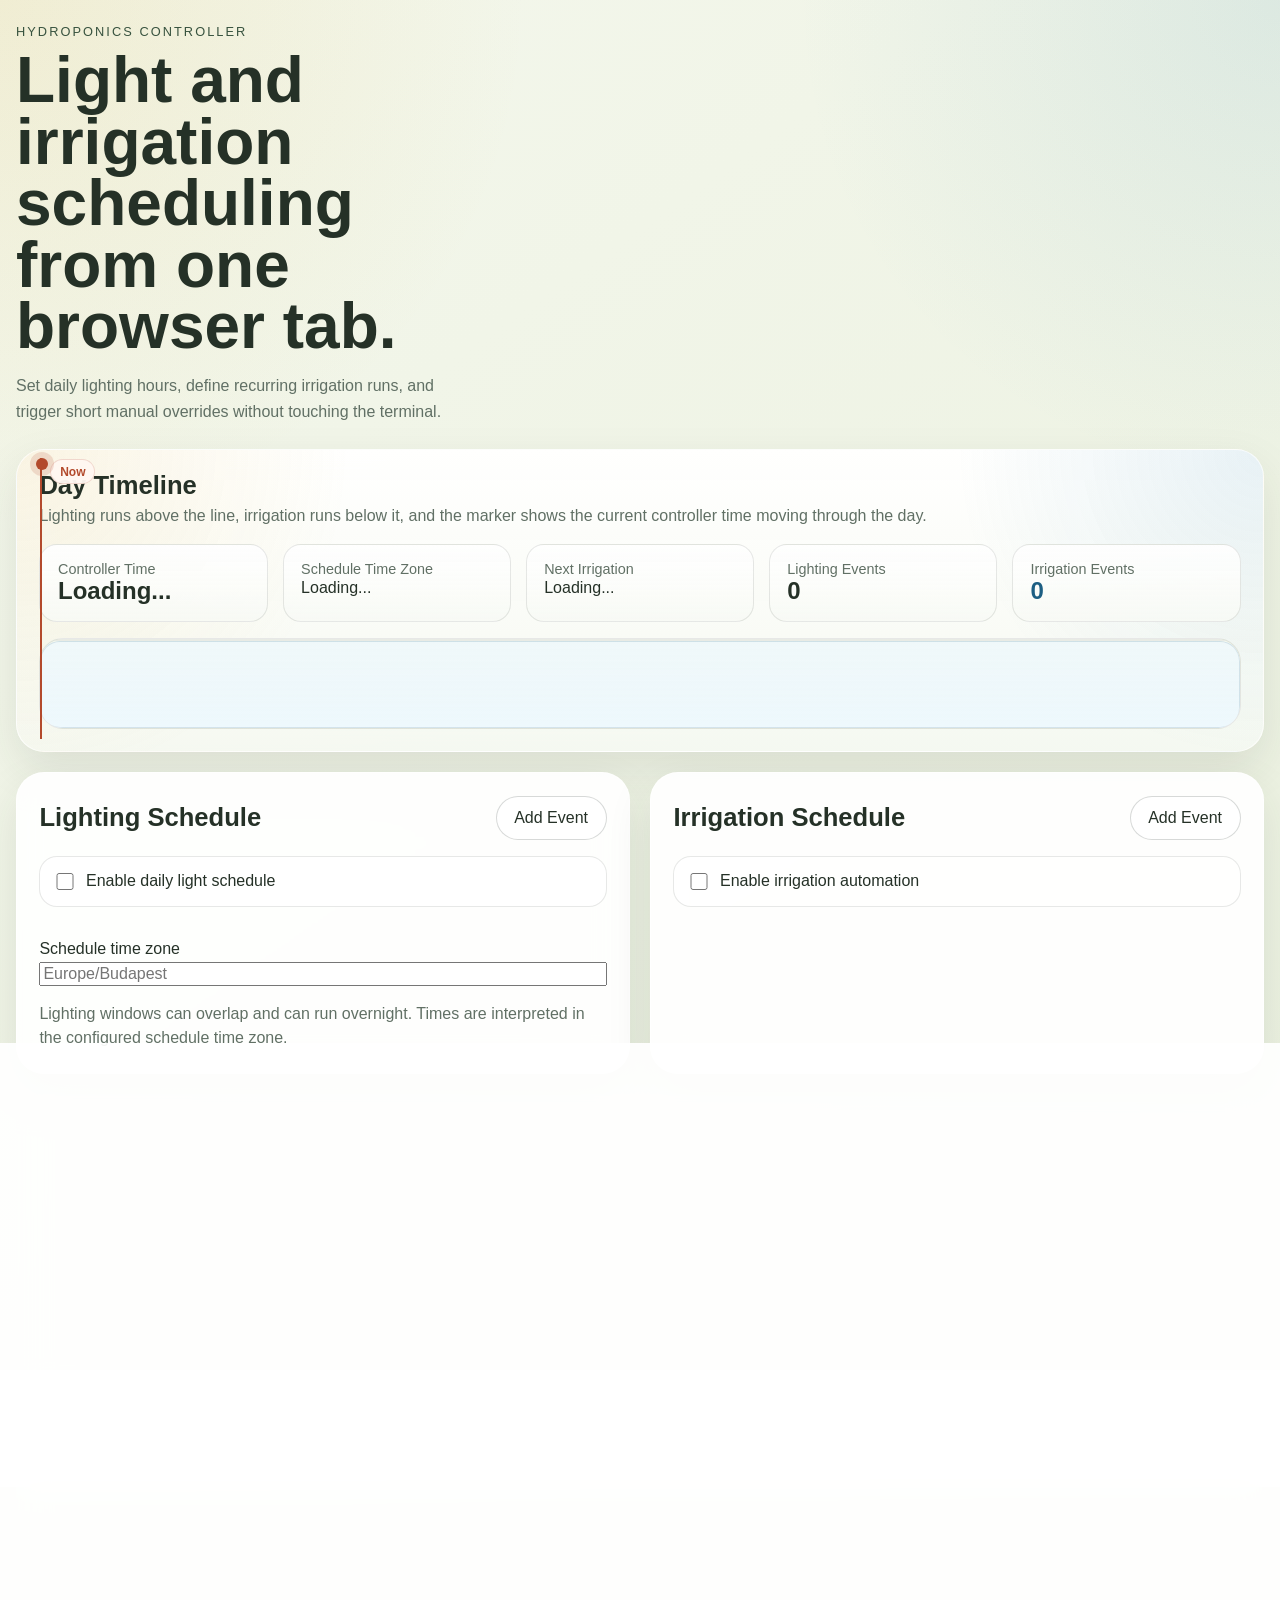
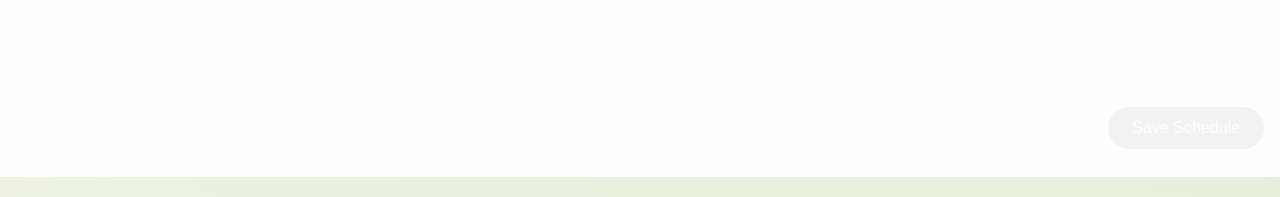
<file: index.html>
<!DOCTYPE html>
<html lang="en">
  <head>
    <meta charset="UTF-8" />
    <meta name="viewport" content="width=device-width, initial-scale=1.0" />
    <title>HydroPi Control</title>
    <link rel="stylesheet" href="/static/styles.css" />
  </head>
  <body>
    <main class="shell">
      <section class="intro">
        <p class="eyebrow">Hydroponics Controller</p>
        <h1>Light and irrigation scheduling from one browser tab.</h1>
        <p class="hero-copy">
          Set daily lighting hours, define recurring irrigation runs, and trigger
          short manual overrides without touching the terminal.
        </p>
      </section>

      <section class="layout-stack">
        <article class="panel timeline-panel">
          <div class="panel-head">
            <div>
              <h2>Day Timeline</h2>
              <p class="panel-copy">
                Lighting runs above the line, irrigation runs below it, and the marker shows
                the current controller time moving through the day.
              </p>
            </div>
          </div>
          <div class="timeline-summary">
            <div class="timeline-summary-card">
              <p class="status-label">Controller Time</p>
              <p id="current-time" class="status-value">Loading...</p>
            </div>
            <div class="timeline-summary-card">
              <p class="status-label">Schedule Time Zone</p>
              <p id="current-timezone" class="status-small">Loading...</p>
            </div>
            <div class="timeline-summary-card">
              <p class="status-label">Next Irrigation</p>
              <p id="next-irrigation" class="status-small">Loading...</p>
            </div>
            <div class="timeline-summary-card">
              <p class="status-label">Lighting Events</p>
              <p id="lighting-count" class="status-value">0</p>
            </div>
            <div class="timeline-summary-card">
              <p class="status-label">Irrigation Events</p>
              <p id="irrigation-count" class="status-value">0</p>
            </div>
          </div>
          <div id="day-timeline" class="day-timeline">
            <div class="timeline-lane timeline-lane-top" id="timeline-lighting"></div>
            <div class="timeline-axis">
              <div class="timeline-hours" id="timeline-hours"></div>
              <div class="timeline-now" id="timeline-now">
                <span class="timeline-now-label" id="timeline-now-label">Now</span>
              </div>
            </div>
            <div class="timeline-lane timeline-lane-bottom" id="timeline-irrigation"></div>
          </div>
        </article>

        <section class="schedule-grid">
          <article class="panel">
            <div class="panel-head">
              <h2>Lighting Schedule</h2>
              <button id="add-lighting-event" class="ghost" type="button">Add Event</button>
            </div>
            <form id="lighting-form" class="stack">
              <label class="toggle">
                <input id="lighting-enabled" type="checkbox" />
                <span>Enable daily light schedule</span>
              </label>
              <div id="lighting-events" class="events"></div>
              <label class="field">
                <span>Schedule time zone</span>
                <input id="schedule-timezone" type="text" placeholder="Europe/Budapest" required />
              </label>
              <p class="hint">
                Lighting windows can overlap and can run overnight. Times are interpreted in
                the configured schedule time zone.
              </p>
            </form>
          </article>

          <article class="panel">
            <div class="panel-head">
              <h2>Irrigation Schedule</h2>
              <button id="add-event" class="ghost" type="button">Add Event</button>
            </div>
            <form id="irrigation-form" class="stack">
              <label class="toggle">
                <input id="irrigation-enabled" type="checkbox" />
                <span>Enable irrigation automation</span>
              </label>
              <div id="irrigation-events" class="events"></div>
            </form>
          </article>
        </section>

        <article class="panel panel-status">
          <div class="panel-head">
            <h2>Device Status</h2>
            <button id="refresh-status" class="ghost">Refresh</button>
          </div>
          <div class="device-list">
            <div class="device-card">
              <div>
                <p class="device-name">Grow Light</p>
                <p id="light-status" class="device-state">Unknown</p>
              </div>
              <div class="actions">
                <button data-device="light" data-mode="force_on">Force On</button>
                <button data-device="light" data-mode="force_off" class="warn">Force Off</button>
                <button data-device="light" data-mode="auto" class="ghost">Auto</button>
              </div>
            </div>
            <div class="device-card">
              <div>
                <p class="device-name">Irrigation Pump</p>
                <p id="pump-status" class="device-state">Unknown</p>
              </div>
              <div class="actions">
                <button id="run-pump-now">Run 60s</button>
                <button data-device="pump" data-mode="force_off" class="warn">Force Off</button>
                <button data-device="pump" data-mode="auto" class="ghost">Auto</button>
              </div>
            </div>
          </div>
          <p id="flash-message" class="flash"></p>
        </article>

        <article class="panel">
          <div class="panel-head">
            <h2>GPIO Settings</h2>
          </div>
          <form id="devices-form" class="stack">
            <div class="gpio-row">
              <label class="field">
                <span>Light GPIO</span>
                <input id="light-pin" type="number" min="1" required />
              </label>
              <label class="toggle compact gpio-toggle">
                <input id="light-active-low" type="checkbox" />
                <span>Light relay is active low</span>
              </label>
            </div>
            <div class="gpio-row">
              <label class="field">
                <span>Pump GPIO</span>
                <input id="pump-pin" type="number" min="1" required />
              </label>
              <label class="toggle compact gpio-toggle">
                <input id="pump-active-low" type="checkbox" />
                <span>Pump relay is active low</span>
              </label>
            </div>
          </form>
        </article>
      </section>

      <section class="footer-actions">
        <button id="save-config" class="primary">Save Schedule</button>
      </section>
    </main>

    <template id="event-template">
      <div class="event-row">
        <div class="event-main">
          <label class="field">
            <span>Time</span>
            <input class="event-time" type="time" required />
          </label>
          <label class="field">
            <span>Duration (sec)</span>
            <input class="event-duration" type="number" min="1" required />
          </label>
        </div>
        <div class="event-side">
          <label class="toggle compact event-toggle">
            <input class="event-enabled" type="checkbox" />
            <span>Enabled</span>
          </label>
          <button class="ghost remove-event" type="button">Remove</button>
        </div>
      </div>
    </template>

    <template id="lighting-event-template">
      <div class="event-row lighting-event-row">
        <div class="event-main">
          <label class="field">
            <span>Start time</span>
            <input class="lighting-start" type="time" required />
          </label>
          <label class="field">
            <span>End time</span>
            <input class="lighting-end" type="time" required />
          </label>
        </div>
        <div class="event-side">
          <label class="toggle compact event-toggle">
            <input class="lighting-enabled-toggle" type="checkbox" />
            <span>Enabled</span>
          </label>
          <button class="ghost remove-lighting-event" type="button">Remove</button>
        </div>
      </div>
    </template>

    <script src="/static/app.js"></script>
  </body>
</html>
</file>
<file: static/styles.css>
:root {
  --bg: #f4f7ec;
  --bg-accent: #e8efdc;
  --panel: rgba(255, 255, 255, 0.92);
  --text: #253127;
  --muted: #617065;
  --line: rgba(37, 49, 39, 0.11);
  --line-strong: rgba(37, 49, 39, 0.18);
  --primary: #47664f;
  --primary-dark: #38533f;
  --warn: #b34a2c;
  --lighting: #d6a61f;
  --lighting-soft: rgba(255, 230, 142, 0.55);
  --lighting-deep: #8b6708;
  --lighting-2: #d97b1d;
  --lighting-2-soft: rgba(244, 198, 140, 0.58);
  --lighting-2-deep: #8c5117;
  --irrigation: #2f86b5;
  --irrigation-soft: rgba(166, 219, 244, 0.52);
  --irrigation-deep: #1d5f83;
  --shadow: 0 18px 45px rgba(37, 49, 39, 0.1);
}

* {
  box-sizing: border-box;
}

body {
  margin: 0;
  min-height: 100vh;
  font-family: "Avenir Next", "Trebuchet MS", sans-serif;
  color: var(--text);
  background:
    radial-gradient(circle at top left, rgba(214, 166, 31, 0.12), transparent 24%),
    radial-gradient(circle at top right, rgba(47, 134, 181, 0.1), transparent 22%),
    linear-gradient(145deg, var(--bg), var(--bg-accent));
}

button,
input {
  font: inherit;
}

button {
  border: 0;
  border-radius: 999px;
  padding: 0.75rem 1.1rem;
  background: var(--primary);
  color: white;
  cursor: pointer;
  transition: transform 0.18s ease, background 0.18s ease;
}

button:hover {
  transform: translateY(-1px);
  background: var(--primary-dark);
}

button:active {
  transform: translateY(0);
}

button.ghost {
  background: rgba(255, 255, 255, 0.72);
  color: var(--text);
  border: 1px solid var(--line-strong);
}

button.warn {
  background: var(--warn);
}

input[type="time"],
input[type="number"] {
  width: 100%;
  min-width: 0;
  margin-top: 0.45rem;
  border-radius: 14px;
  border: 1px solid var(--line);
  padding: 0.9rem 1rem;
  background: rgba(255, 255, 255, 0.96);
  color: var(--text);
  min-height: 3.25rem;
  font-size: 1rem;
  font-weight: 650;
  line-height: 1.2;
  box-shadow: inset 0 1px 0 rgba(255, 255, 255, 0.9);
}

input[type="time"] {
  min-width: 0;
  letter-spacing: 0.02em;
  font-variant-numeric: tabular-nums;
}

input[type="time"]::-webkit-date-and-time-value,
input[type="time"]::-webkit-datetime-edit,
input[type="time"]::-webkit-datetime-edit-fields-wrapper,
input[type="time"]::-webkit-datetime-edit-hour-field,
input[type="time"]::-webkit-datetime-edit-minute-field,
input[type="time"]::-webkit-datetime-edit-text {
  color: var(--text);
}

input[type="time"]::-webkit-calendar-picker-indicator {
  opacity: 0.72;
}

.shell {
  width: min(1280px, calc(100vw - 2rem));
  margin: 0 auto;
  padding: 1.5rem 0 3rem;
}

.intro {
  margin-bottom: 1.5rem;
}

.eyebrow {
  margin: 0 0 0.7rem;
  color: var(--primary-dark);
  text-transform: uppercase;
  letter-spacing: 0.16em;
  font-size: 0.8rem;
}

h1,
h2,
p {
  margin: 0;
}

h1 {
  max-width: 12ch;
  font-size: clamp(2.3rem, 5vw, 4.5rem);
  line-height: 0.96;
}

.hero-copy {
  max-width: 50ch;
  margin-top: 1rem;
  color: var(--muted);
  line-height: 1.6;
}

.panel {
  backdrop-filter: blur(16px);
  background: var(--panel);
  border: 1px solid rgba(255, 255, 255, 0.65);
  border-radius: 28px;
  box-shadow: var(--shadow);
  overflow: visible;
}

.status-label {
  color: var(--muted);
  font-size: 0.9rem;
}

.status-value {
  font-size: 1.5rem;
  font-weight: 700;
}

.status-small {
  font-size: 1rem;
  line-height: 1.4;
}

.layout-stack {
  display: grid;
  gap: 1.25rem;
}

.schedule-grid {
  display: grid;
  gap: 1.25rem;
  grid-template-columns: repeat(auto-fit, minmax(320px, 1fr));
}

.panel {
  padding: 1.4rem;
}

.panel-head {
  display: flex;
  justify-content: space-between;
  align-items: center;
  gap: 1rem;
  margin-bottom: 1rem;
}

.panel-head h2 {
  font-size: clamp(1.35rem, 2vw, 2rem);
  line-height: 1.05;
}

.device-list,
.stack,
.events {
  display: grid;
  gap: 1rem;
}

.panel-copy {
  margin-top: 0.35rem;
  color: var(--muted);
  line-height: 1.5;
}

.device-card {
  display: grid;
  gap: 1rem;
  grid-template-columns: minmax(0, 1fr) auto;
  align-items: center;
  padding: 1.1rem;
  border: 1px solid var(--line);
  border-radius: 20px;
  background: rgba(255, 255, 255, 0.78);
}

.device-name {
  font-weight: 700;
  margin-bottom: 0.2rem;
}

.device-state,
.hint {
  color: var(--muted);
  line-height: 1.5;
}

.hint strong {
  color: var(--text);
}

.actions,
.field-row,
.footer-actions {
  display: flex;
  gap: 0.75rem;
  flex-wrap: wrap;
}

label {
  display: grid;
  gap: 0.15rem;
}

label span {
  line-height: 1.3;
}

.field {
  flex: 1 1 180px;
  min-width: 0;
}

.gpio-row {
  display: grid;
  grid-template-columns: minmax(180px, 1.25fr) minmax(220px, 0.95fr);
  gap: 1rem;
  align-items: stretch;
}

.toggle {
  display: flex;
  align-items: center;
  gap: 0.75rem;
  border: 1px solid var(--line);
  border-radius: 18px;
  padding: 0.9rem 1rem;
  background: rgba(255, 255, 255, 0.6);
}

.toggle.compact {
  min-height: 100%;
  padding: 0.8rem 1rem;
}

.gpio-toggle {
  align-self: end;
  min-width: 0;
  max-width: 360px;
}

.gpio-toggle span {
  line-height: 1.35;
}

.toggle input {
  flex: 0 0 auto;
  width: 1.1rem;
  height: 1.1rem;
  margin: 0;
}

.timeline-panel {
  background:
    radial-gradient(circle at top left, rgba(214, 166, 31, 0.12), transparent 26%),
    radial-gradient(circle at top right, rgba(47, 134, 181, 0.11), transparent 24%),
    linear-gradient(180deg, rgba(255, 255, 255, 0.96), rgba(245, 248, 241, 0.94));
}

.timeline-panel-head {
  align-items: flex-start;
}

.timeline-save {
  flex: 0 0 auto;
}

.timeline-summary {
  display: grid;
  gap: 0.9rem;
  grid-template-columns: repeat(auto-fit, minmax(170px, 1fr));
  margin-bottom: 1rem;
}

.timeline-summary-card {
  padding: 1rem 1.1rem;
  border-radius: 18px;
  border: 1px solid var(--line);
  background: linear-gradient(180deg, rgba(255, 255, 255, 0.94), rgba(248, 250, 245, 0.88));
}

.day-timeline {
  overflow-x: auto;
  border-radius: 24px;
  border: 1px solid var(--line);
  background:
    linear-gradient(180deg, rgba(243, 247, 236, 0.84), rgba(255, 255, 255, 0.94)),
    rgba(255, 255, 255, 0.8);
}

.timeline-canvas {
  position: relative;
  min-width: 960px;
  padding: 0.8rem 0.75rem 0.9rem;
}

.timeline-content {
  position: relative;
  z-index: 1;
  display: grid;
  gap: 0.8rem;
  padding-top: 2.4rem;
}

.timeline-lane {
  position: relative;
  overflow: hidden;
  border: 1px solid rgba(37, 49, 39, 0.08);
  border-radius: 20px;
  background: rgba(255, 255, 255, 0.36);
}

.timeline-lane::before {
  content: attr(data-lane-label);
  position: absolute;
  top: 0.7rem;
  left: 0.85rem;
  font-size: 0.8rem;
  letter-spacing: 0.06em;
  text-transform: uppercase;
  color: var(--primary-dark);
  z-index: 1;
}

.timeline-lane-light {
  height: 8.5rem;
  background:
    linear-gradient(180deg, rgba(255, 249, 223, 0.6), rgba(255, 241, 185, 0.34)),
    rgba(255, 255, 255, 0.32);
  border-color: rgba(139, 103, 8, 0.14);
}

.timeline-lane-light::before {
  color: var(--lighting-deep);
}

.timeline-lane-light-secondary {
  background:
    linear-gradient(180deg, rgba(253, 244, 233, 0.62), rgba(248, 217, 183, 0.34)),
    rgba(255, 255, 255, 0.32);
  border-color: rgba(140, 81, 23, 0.14);
}

.timeline-lane-light-secondary::before {
  color: var(--lighting-2-deep);
}

.timeline-lane-bottom {
  height: 5.4rem;
  background:
    linear-gradient(180deg, rgba(236, 247, 252, 0.7), rgba(214, 239, 250, 0.42)),
    rgba(255, 255, 255, 0.32);
  border-color: rgba(29, 95, 131, 0.14);
}

.timeline-lane-bottom::before {
  color: var(--irrigation-deep);
}

.timeline-hours {
  position: absolute;
  inset: 0;
  z-index: 0;
}

.timeline-hour {
  position: absolute;
  top: 0;
  bottom: 0;
  width: 0;
  border-left: 1px solid rgba(32, 49, 36, 0.14);
}

.timeline-hour::after {
  content: attr(data-label);
  position: absolute;
  top: 0.55rem;
  left: 0.35rem;
  padding: 0.14rem 0.38rem;
  border-radius: 999px;
  background: rgba(255, 255, 255, 0.86);
  font-size: 0.72rem;
  color: var(--muted);
  white-space: nowrap;
}

.timeline-event {
  position: absolute;
  min-width: 1rem;
  height: 2.55rem;
  border-radius: 16px;
  box-shadow: 0 12px 25px rgba(32, 49, 36, 0.08);
  transition: transform 0.16s ease, box-shadow 0.16s ease;
}

.timeline-event:hover,
.timeline-event:focus-visible {
  transform: translateY(-2px);
  box-shadow: 0 16px 30px rgba(37, 49, 39, 0.15);
  outline: none;
}

.timeline-event::after {
  content: attr(data-tooltip);
  position: absolute;
  left: 50%;
  bottom: calc(100% + 0.65rem);
  transform: translateX(-50%) translateY(0.35rem);
  min-width: 9rem;
  max-width: 16rem;
  padding: 0.5rem 0.7rem;
  border-radius: 12px;
  background: rgba(37, 49, 39, 0.96);
  color: #fff;
  font-size: 0.76rem;
  line-height: 1.35;
  white-space: normal;
  opacity: 0;
  pointer-events: none;
  transition: opacity 0.16s ease, transform 0.16s ease;
  z-index: 12;
}

.timeline-event:hover::after,
.timeline-event:focus-visible::after {
  opacity: 1;
  transform: translateX(-50%) translateY(0);
}

.timeline-lighting-event {
  background: linear-gradient(135deg, rgba(255, 219, 94, 0.98), rgba(255, 239, 169, 0.98));
  border: 1px solid rgba(139, 103, 8, 0.28);
}

.timeline-lighting-event.overnight {
  background: linear-gradient(135deg, rgba(246, 202, 69, 0.98), rgba(255, 235, 145, 0.98));
}

.timeline-lighting-event-secondary {
  background: linear-gradient(135deg, rgba(244, 170, 92, 0.98), rgba(252, 214, 171, 0.98));
  border: 1px solid rgba(140, 81, 23, 0.24);
}

.timeline-lighting-event-secondary.overnight {
  background: linear-gradient(135deg, rgba(232, 142, 52, 0.98), rgba(249, 204, 151, 0.98));
}

.timeline-irrigation-event {
  background: linear-gradient(135deg, rgba(99, 184, 226, 0.98), rgba(190, 228, 246, 0.98));
  border: 1px solid rgba(29, 95, 131, 0.24);
}

.timeline-now {
  position: absolute;
  top: 0.5rem;
  bottom: 0.75rem;
  width: 0;
  border-left: 2px solid var(--warn);
  pointer-events: none;
  z-index: 2;
}

.timeline-now::after {
  content: "";
  position: absolute;
  top: 0;
  left: -0.37rem;
  width: 0.75rem;
  height: 0.75rem;
  border-radius: 999px;
  background: var(--warn);
  box-shadow: 0 0 0 6px rgba(179, 74, 44, 0.16);
}

.timeline-now-label {
  position: absolute;
  top: 0.1rem;
  left: 0.5rem;
  display: inline-flex;
  align-items: center;
  padding: 0.28rem 0.55rem;
  border-radius: 999px;
  background: rgba(255, 247, 242, 0.96);
  border: 1px solid rgba(179, 74, 44, 0.18);
  color: var(--warn);
  font-size: 0.75rem;
  font-weight: 700;
}

#lighting-light-count,
#lighting-light-events .event-row .field span,
#lighting-light-events:empty::before {
  color: var(--lighting-deep);
}

#lighting-light-2-count,
#lighting-light-2-events .event-row .field span,
#lighting-light-2-events:empty::before {
  color: var(--lighting-2-deep);
}

#irrigation-count,
#irrigation-form .field span {
  color: var(--irrigation-deep);
}

.event-row {
  display: grid;
  grid-template-columns: minmax(0, 1fr);
  gap: 1.1rem;
  align-items: start;
  padding: 1.25rem;
  border-radius: 22px;
  border: 1px solid var(--line);
  background: linear-gradient(180deg, rgba(255, 255, 255, 0.9), rgba(247, 250, 241, 0.88));
}

.lighting-event-row {
  background: linear-gradient(180deg, rgba(255, 249, 223, 0.96), rgba(255, 240, 183, 0.82));
  border-color: rgba(139, 103, 8, 0.16);
}

.lighting-event-row-secondary {
  background: linear-gradient(180deg, rgba(253, 244, 233, 0.96), rgba(248, 217, 183, 0.82));
  border-color: rgba(140, 81, 23, 0.16);
}

.lighting-event-row .event-main,
.irrigation-settings-row .event-main {
  grid-template-columns: repeat(2, minmax(0, 1fr));
}

.irrigation-settings-row {
  background: linear-gradient(180deg, rgba(236, 247, 252, 0.95), rgba(214, 239, 250, 0.82));
  border-color: rgba(29, 95, 131, 0.12);
}

.event-main {
  display: grid;
  grid-template-columns: repeat(2, minmax(0, 1fr));
  gap: 1rem;
  align-items: start;
}

.event-side {
  display: flex;
  flex-wrap: wrap;
  gap: 0.8rem;
  justify-content: flex-start;
  align-items: stretch;
  min-width: 0;
}

.event-toggle {
  justify-content: center;
  min-height: 3.25rem;
}

.event-side .toggle,
.event-side button {
  min-width: 0;
}

.irrigation-settings-row .field,
.lighting-event-row .field {
  min-width: 0;
}

#lighting-light-events:empty::before,
#lighting-light-2-events:empty::before {
  display: block;
  padding: 1rem 1.1rem;
  border: 1px dashed var(--line-strong);
  border-radius: 18px;
  background: rgba(255, 255, 255, 0.48);
}

#lighting-light-events:empty::before {
  content: "No Grow Light 1 events yet. Add one to define when this light should run.";
}

#lighting-light-2-events:empty::before {
  content: "No Grow Light 2 events yet. Add one to define when the second light should run.";
}

#lighting-light-events .event-toggle {
  border-color: rgba(139, 103, 8, 0.14);
  background: var(--lighting-soft);
}

#lighting-light-2-events .event-toggle {
  border-color: rgba(140, 81, 23, 0.14);
  background: var(--lighting-2-soft);
}

#lighting-light-events .remove-lighting-event,
#add-lighting-light-event {
  background: var(--lighting-soft);
  color: var(--lighting-deep);
  border: 1px solid rgba(139, 103, 8, 0.18);
}

#lighting-light-events .remove-lighting-event:hover,
#add-lighting-light-event:hover {
  background: rgba(255, 224, 117, 0.8);
  color: var(--lighting-deep);
}

#lighting-light-2-events .remove-lighting-event,
#add-lighting-light-2-event {
  background: var(--lighting-2-soft);
  color: var(--lighting-2-deep);
  border: 1px solid rgba(140, 81, 23, 0.18);
}

#lighting-light-2-events .remove-lighting-event:hover,
#add-lighting-light-2-event:hover {
  background: rgba(235, 172, 108, 0.82);
  color: var(--lighting-2-deep);
}


.flash {
  min-height: 1.2rem;
  color: var(--primary-dark);
  font-size: 0.95rem;
}

.flash[data-kind="error"] {
  color: var(--warn);
}

.footer-actions {
  justify-content: flex-end;
  margin-top: 1rem;
}

.primary {
  padding-inline: 1.5rem;
}

@media (max-width: 900px) {
  .schedule-grid {
    grid-template-columns: 1fr;
  }

  .shell {
    width: min(100vw - 1rem, 1120px);
    padding-top: 1rem;
  }

  h1 {
    max-width: none;
  }

  .panel-head {
    align-items: flex-start;
  }

  .device-card {
    grid-template-columns: 1fr;
  }
}

@media (max-width: 760px) {
  .event-row,
  .event-main {
    grid-template-columns: 1fr;
  }

  .event-side {
    flex-direction: column;
  }

  .actions button,
  .panel-head button {
    width: 100%;
  }

  .timeline-panel-head {
    align-items: stretch;
  }
}

@media (max-width: 540px) {
  .shell {
    width: min(100vw - 0.75rem, 1280px);
    padding-top: 0.75rem;
  }

  .panel,
  .timeline-summary-card {
    border-radius: 22px;
  }

  .panel {
    padding: 1rem;
  }

  .field-row {
    display: grid;
    grid-template-columns: 1fr;
  }

  .event-side .toggle,
  .event-side button {
    width: 100%;
    min-width: 0;
  }

  .gpio-row {
    grid-template-columns: 1fr;
  }

  .day-timeline {
    border-radius: 22px;
  }

  .timeline-canvas {
    padding-inline: 0.5rem;
  }
}
</file>
